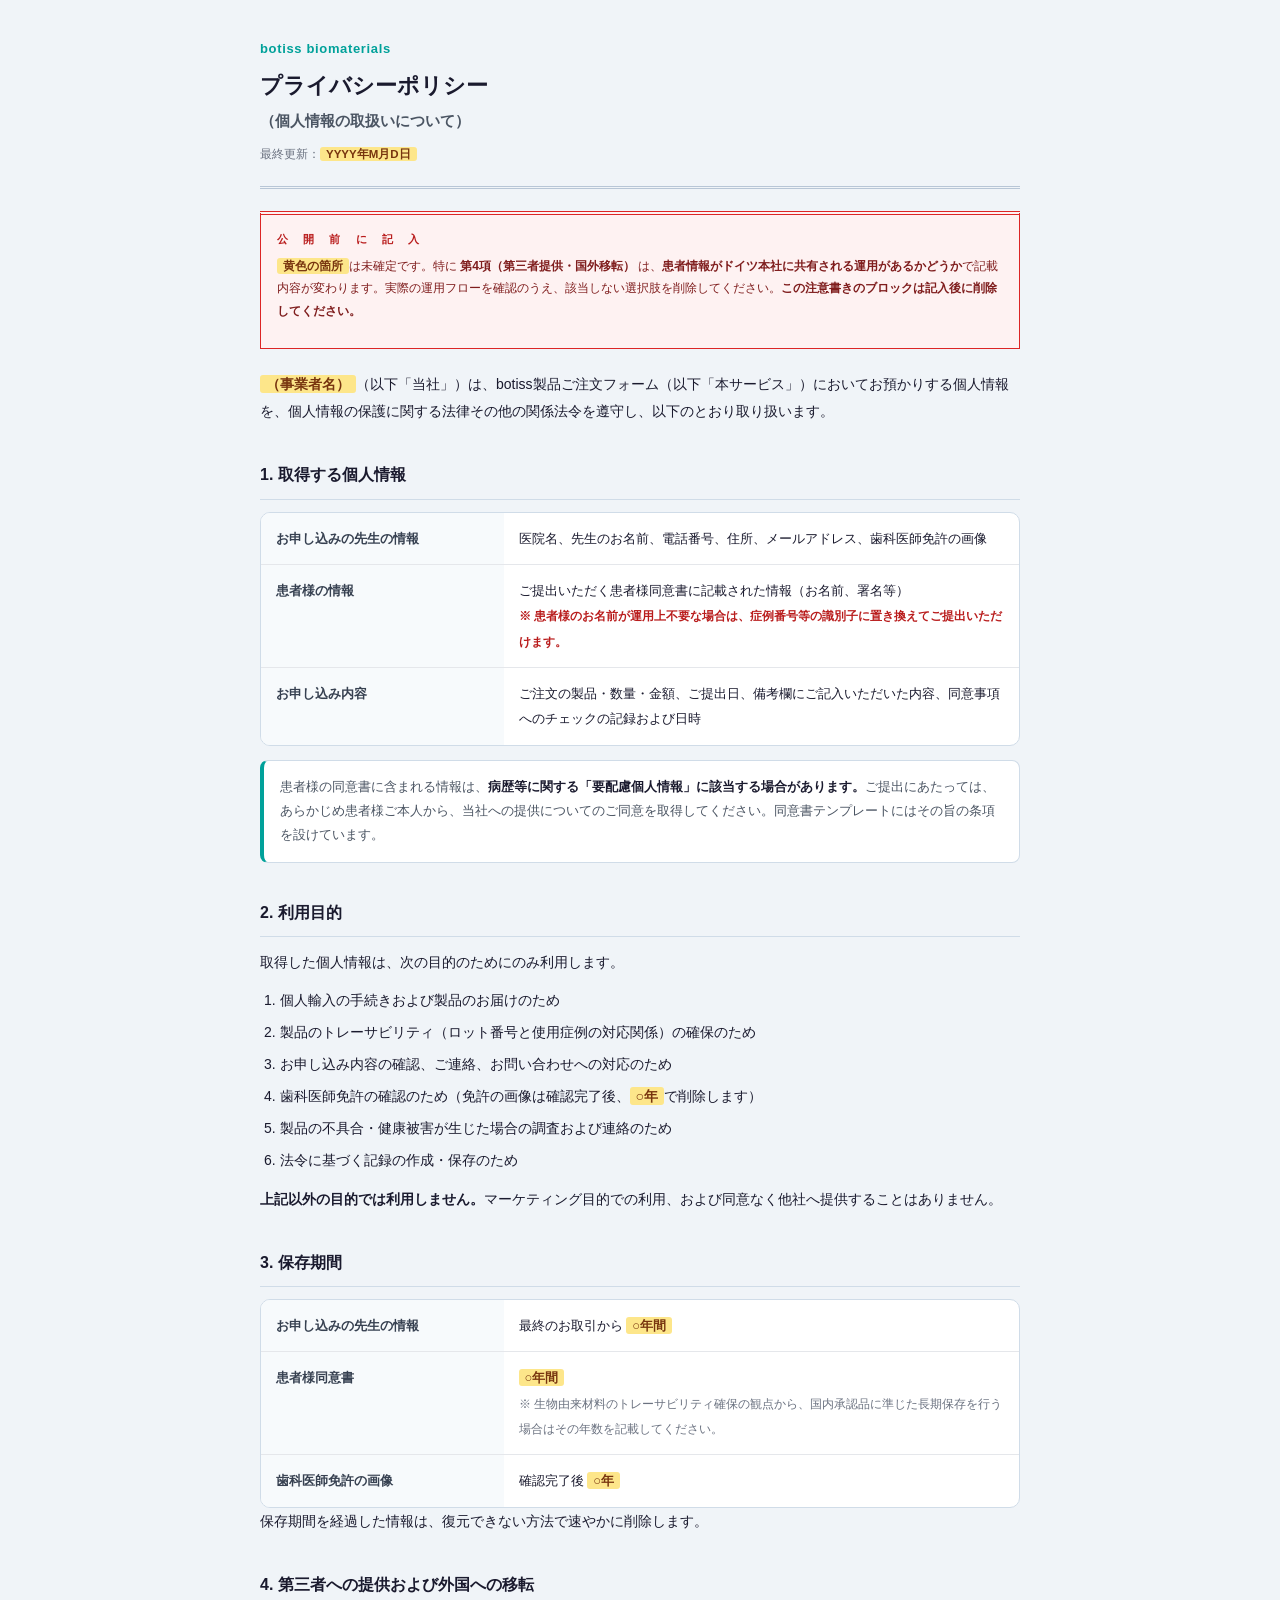
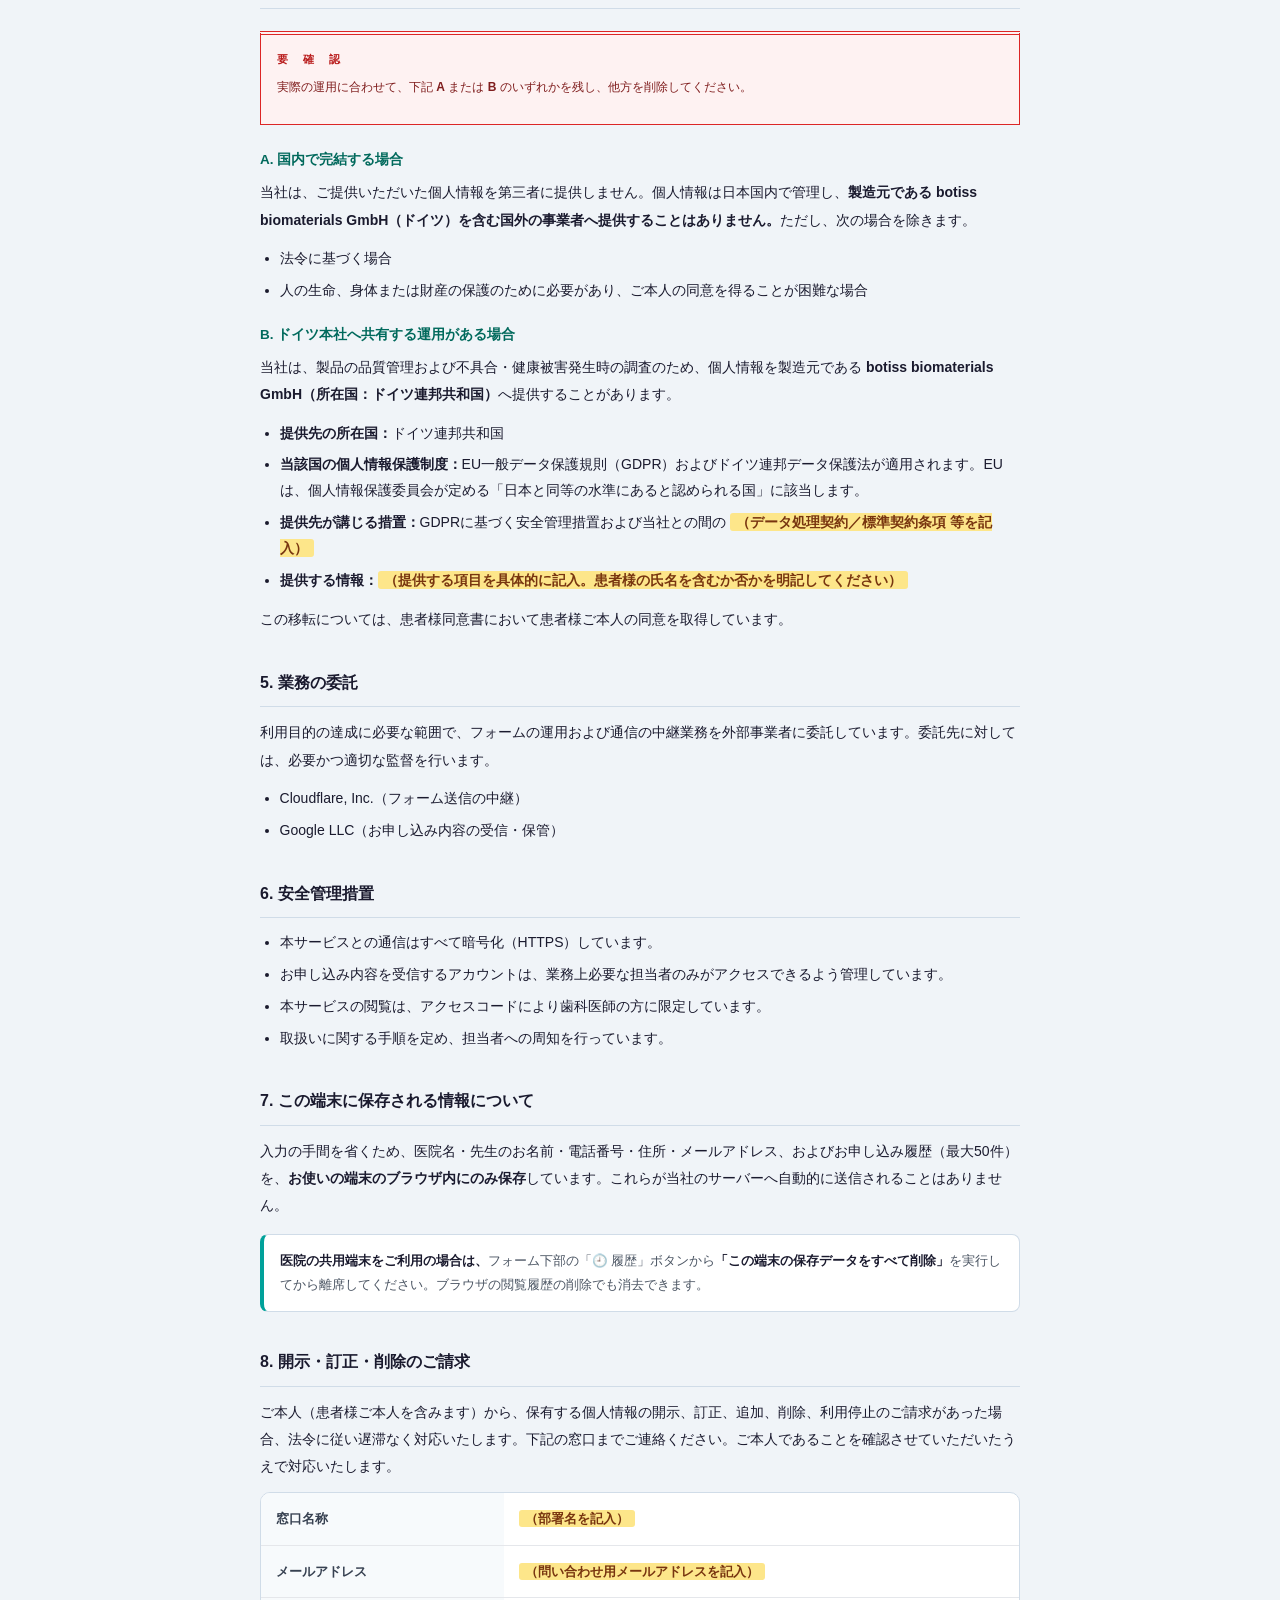
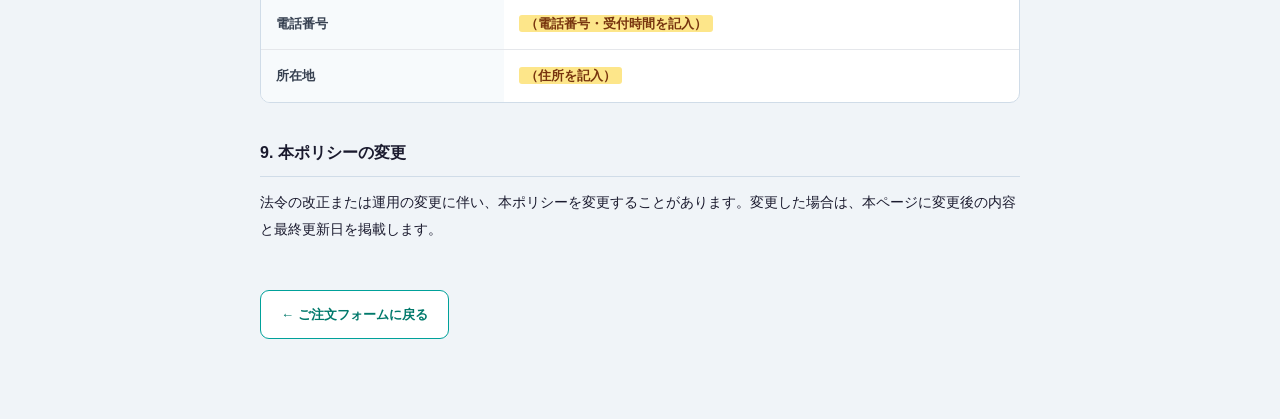
<file: privacy.html>
<!DOCTYPE html>
<html lang="ja">
<head>
<meta charset="UTF-8">
<meta name="viewport" content="width=device-width, initial-scale=1.0">
<meta name="robots" content="noindex,nofollow">
<title>プライバシーポリシー ｜ botiss製品ご注文フォーム</title>
<link rel="stylesheet" href="legal.css">
</head>
<body>
<div class="wrap">

<div class="page-head">
  <div class="brand">botiss biomaterials</div>
  <h1>プライバシーポリシー<br><span style="font-size:15px;font-weight:700;color:#4b5563;">（個人情報の取扱いについて）</span></h1>
  <div class="updated">最終更新：<mark class="fill">YYYY年M月D日</mark></div>
</div>

<div class="todo">
  <div class="todo-label">公　開　前　に　記　入</div>
  <p>
    <mark class="fill">黄色の箇所</mark>は未確定です。特に <strong>第4項（第三者提供・国外移転）</strong> は、<strong>患者情報がドイツ本社に共有される運用があるかどうか</strong>で記載内容が変わります。実際の運用フローを確認のうえ、該当しない選択肢を削除してください。<strong>この注意書きのブロックは記入後に削除してください。</strong>
  </p>
</div>

<p>
  <mark class="fill">（事業者名）</mark>（以下「当社」）は、botiss製品ご注文フォーム（以下「本サービス」）においてお預かりする個人情報を、個人情報の保護に関する法律その他の関係法令を遵守し、以下のとおり取り扱います。
</p>

<h2>1. 取得する個人情報</h2>

<div class="tablebox">
<table>
  <tr>
    <th>お申し込みの先生の情報</th>
    <td>医院名、先生のお名前、電話番号、住所、メールアドレス、歯科医師免許の画像</td>
  </tr>
  <tr>
    <th>患者様の情報</th>
    <td>ご提出いただく患者様同意書に記載された情報（お名前、署名等）<br>
      <span style="font-size:11.5px;color:#b91c1c;font-weight:700;">※ 患者様のお名前が運用上不要な場合は、症例番号等の識別子に置き換えてご提出いただけます。</span></td>
  </tr>
  <tr>
    <th>お申し込み内容</th>
    <td>ご注文の製品・数量・金額、ご提出日、備考欄にご記入いただいた内容、同意事項へのチェックの記録および日時</td>
  </tr>
</table>
</div>

<div class="note-box">
  患者様の同意書に含まれる情報は、<strong>病歴等に関する「要配慮個人情報」に該当する場合があります。</strong>ご提出にあたっては、あらかじめ患者様ご本人から、当社への提供についてのご同意を取得してください。同意書テンプレートにはその旨の条項を設けています。
</div>

<h2>2. 利用目的</h2>

<p>取得した個人情報は、次の目的のためにのみ利用します。</p>
<ol>
  <li>個人輸入の手続きおよび製品のお届けのため</li>
  <li>製品のトレーサビリティ（ロット番号と使用症例の対応関係）の確保のため</li>
  <li>お申し込み内容の確認、ご連絡、お問い合わせへの対応のため</li>
  <li>歯科医師免許の確認のため（免許の画像は確認完了後、<mark class="fill">○年</mark>で削除します）</li>
  <li>製品の不具合・健康被害が生じた場合の調査および連絡のため</li>
  <li>法令に基づく記録の作成・保存のため</li>
</ol>

<p><strong>上記以外の目的では利用しません。</strong>マーケティング目的での利用、および同意なく他社へ提供することはありません。</p>

<h2>3. 保存期間</h2>

<div class="tablebox">
<table>
  <tr><th>お申し込みの先生の情報</th><td>最終のお取引から <mark class="fill">○年間</mark></td></tr>
  <tr><th>患者様同意書</th><td><mark class="fill">○年間</mark><br><span style="font-size:11.5px;color:#6b7280;">※ 生物由来材料のトレーサビリティ確保の観点から、国内承認品に準じた長期保存を行う場合はその年数を記載してください。</span></td></tr>
  <tr><th>歯科医師免許の画像</th><td>確認完了後 <mark class="fill">○年</mark></td></tr>
</table>
</div>

<p>保存期間を経過した情報は、復元できない方法で速やかに削除します。</p>

<h2>4. 第三者への提供および外国への移転</h2>

<div class="todo">
  <div class="todo-label">要　確　認</div>
  <p>実際の運用に合わせて、下記 <strong>A</strong> または <strong>B</strong> のいずれかを残し、他方を削除してください。</p>
</div>

<h3>A. 国内で完結する場合</h3>
<p>
  当社は、ご提供いただいた個人情報を第三者に提供しません。個人情報は日本国内で管理し、<strong>製造元である botiss biomaterials GmbH（ドイツ）を含む国外の事業者へ提供することはありません。</strong>ただし、次の場合を除きます。
</p>
<ul>
  <li>法令に基づく場合</li>
  <li>人の生命、身体または財産の保護のために必要があり、ご本人の同意を得ることが困難な場合</li>
</ul>

<h3>B. ドイツ本社へ共有する運用がある場合</h3>
<p>
  当社は、製品の品質管理および不具合・健康被害発生時の調査のため、個人情報を製造元である <strong>botiss biomaterials GmbH（所在国：ドイツ連邦共和国）</strong>へ提供することがあります。
</p>
<ul>
  <li><strong>提供先の所在国：</strong>ドイツ連邦共和国</li>
  <li><strong>当該国の個人情報保護制度：</strong>EU一般データ保護規則（GDPR）およびドイツ連邦データ保護法が適用されます。EUは、個人情報保護委員会が定める「日本と同等の水準にあると認められる国」に該当します。</li>
  <li><strong>提供先が講じる措置：</strong>GDPRに基づく安全管理措置および当社との間の <mark class="fill">（データ処理契約／標準契約条項 等を記入）</mark></li>
  <li><strong>提供する情報：</strong><mark class="fill">（提供する項目を具体的に記入。患者様の氏名を含むか否かを明記してください）</mark></li>
</ul>
<p>この移転については、患者様同意書において患者様ご本人の同意を取得しています。</p>

<h2>5. 業務の委託</h2>
<p>
  利用目的の達成に必要な範囲で、フォームの運用および通信の中継業務を外部事業者に委託しています。委託先に対しては、必要かつ適切な監督を行います。
</p>
<ul>
  <li>Cloudflare, Inc.（フォーム送信の中継）</li>
  <li>Google LLC（お申し込み内容の受信・保管）</li>
</ul>

<h2>6. 安全管理措置</h2>
<ul>
  <li>本サービスとの通信はすべて暗号化（HTTPS）しています。</li>
  <li>お申し込み内容を受信するアカウントは、業務上必要な担当者のみがアクセスできるよう管理しています。</li>
  <li>本サービスの閲覧は、アクセスコードにより歯科医師の方に限定しています。</li>
  <li>取扱いに関する手順を定め、担当者への周知を行っています。</li>
</ul>

<h2>7. この端末に保存される情報について</h2>
<p>
  入力の手間を省くため、医院名・先生のお名前・電話番号・住所・メールアドレス、およびお申し込み履歴（最大50件）を、<strong>お使いの端末のブラウザ内にのみ保存</strong>しています。これらが当社のサーバーへ自動的に送信されることはありません。
</p>
<div class="note-box">
  <strong>医院の共用端末をご利用の場合は、</strong>フォーム下部の「🕘 履歴」ボタンから<strong>「この端末の保存データをすべて削除」</strong>を実行してから離席してください。ブラウザの閲覧履歴の削除でも消去できます。
</div>

<h2>8. 開示・訂正・削除のご請求</h2>
<p>
  ご本人（患者様ご本人を含みます）から、保有する個人情報の開示、訂正、追加、削除、利用停止のご請求があった場合、法令に従い遅滞なく対応いたします。下記の窓口までご連絡ください。ご本人であることを確認させていただいたうえで対応いたします。
</p>

<div class="tablebox">
<table>
  <tr><th>窓口名称</th><td><mark class="fill">（部署名を記入）</mark></td></tr>
  <tr><th>メールアドレス</th><td><mark class="fill">（問い合わせ用メールアドレスを記入）</mark></td></tr>
  <tr><th>電話番号</th><td><mark class="fill">（電話番号・受付時間を記入）</mark></td></tr>
  <tr><th>所在地</th><td><mark class="fill">（住所を記入）</mark></td></tr>
</table>
</div>

<h2>9. 本ポリシーの変更</h2>
<p>
  法令の改正または運用の変更に伴い、本ポリシーを変更することがあります。変更した場合は、本ページに変更後の内容と最終更新日を掲載します。
</p>

<a class="back-link" href="index.html">← ご注文フォームに戻る</a>

</div>
</body>
</html>
</file>
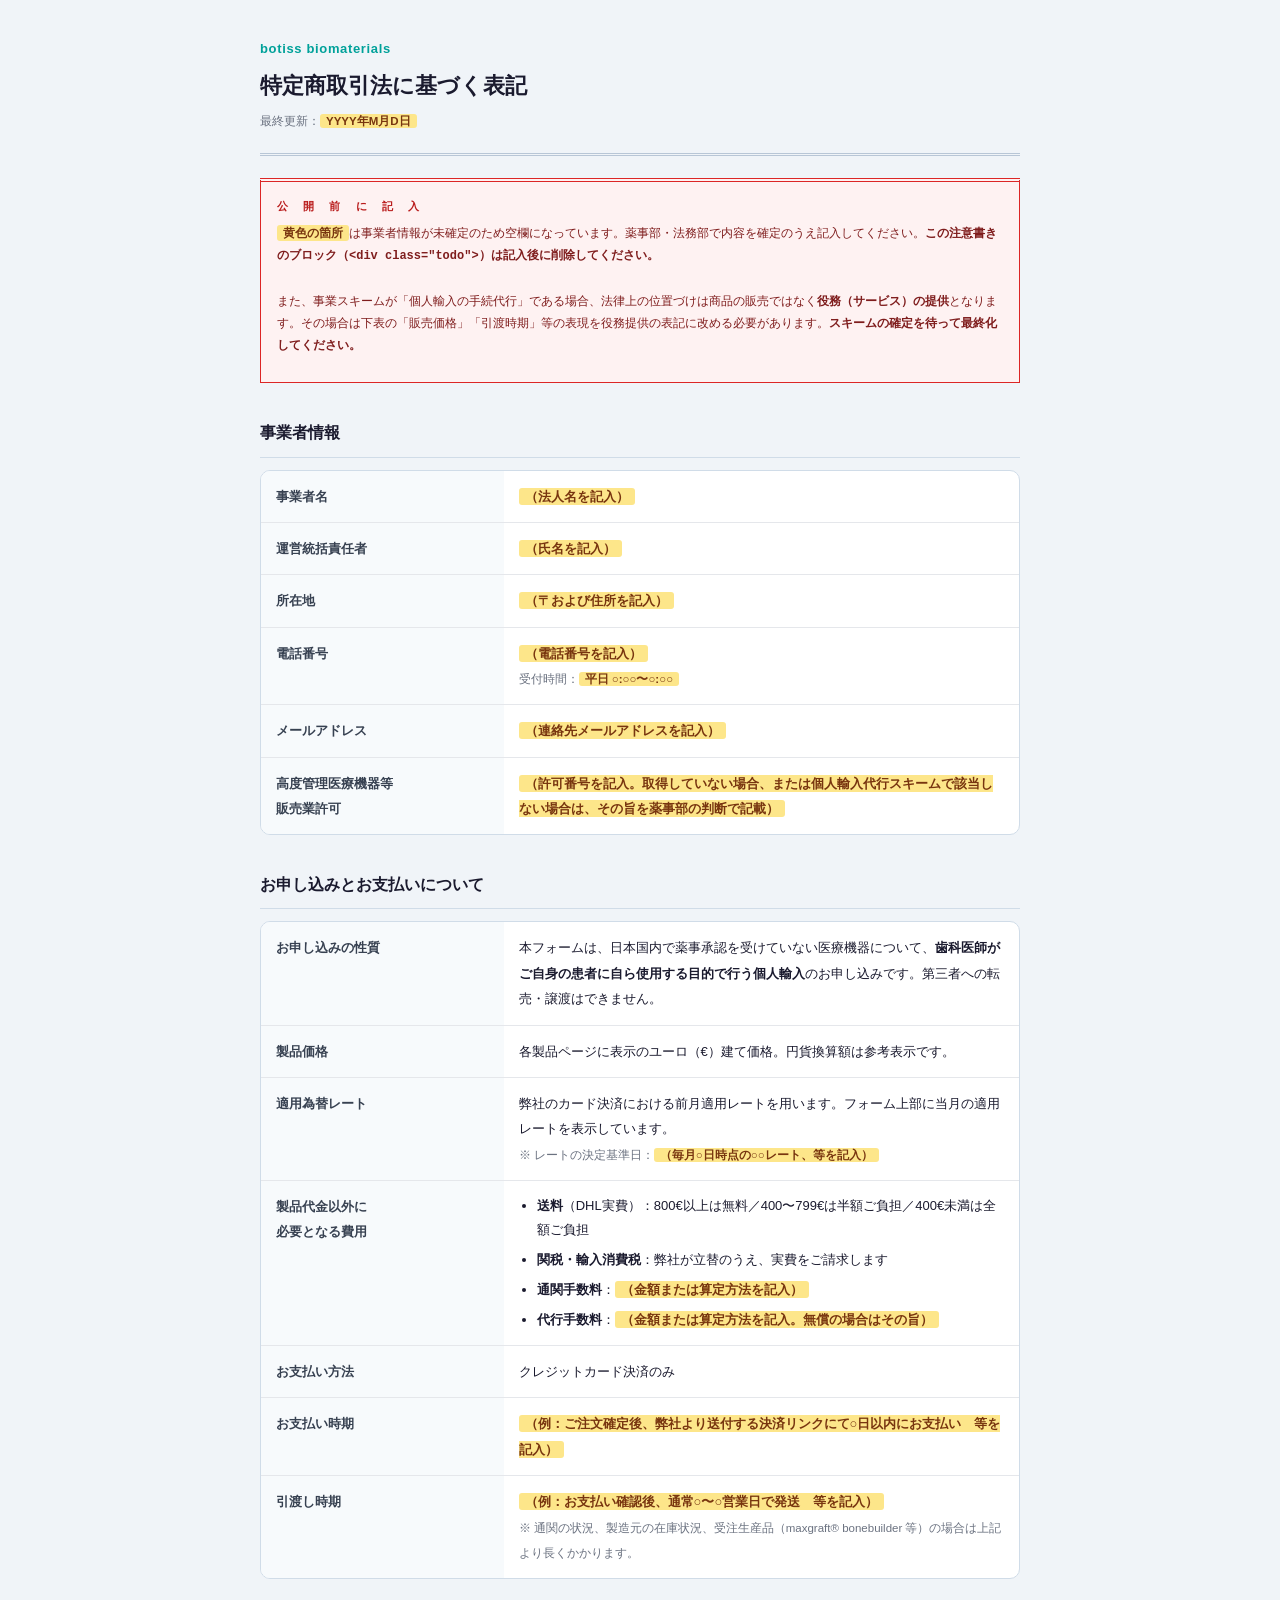
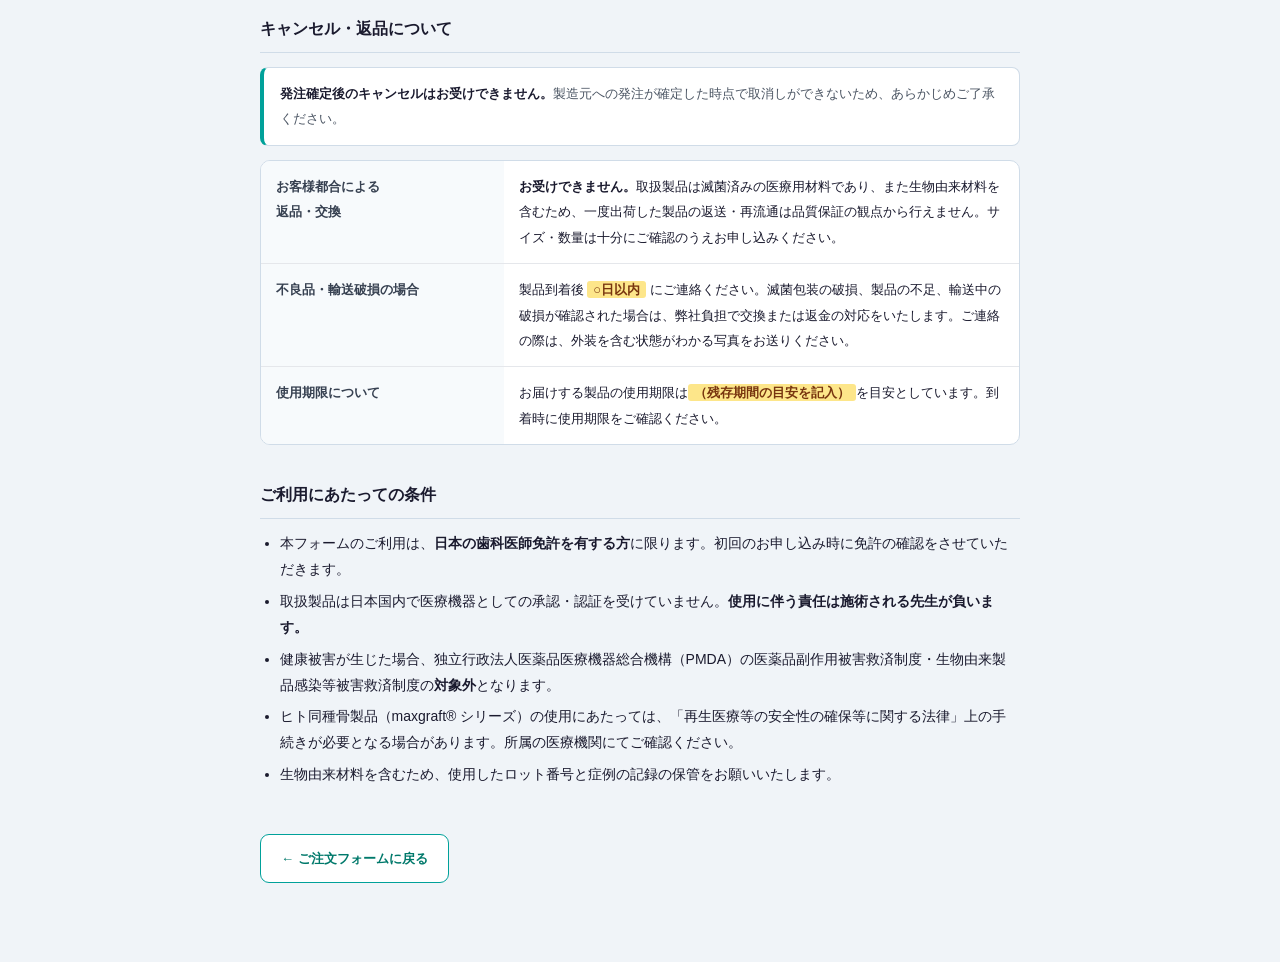
<file: tokushoho.html>
<!DOCTYPE html>
<html lang="ja">
<head>
<meta charset="UTF-8">
<meta name="viewport" content="width=device-width, initial-scale=1.0">
<meta name="robots" content="noindex,nofollow">
<title>特定商取引法に基づく表記 ｜ botiss製品ご注文フォーム</title>
<link rel="stylesheet" href="legal.css">
</head>
<body>
<div class="wrap">

<div class="page-head">
  <div class="brand">botiss biomaterials</div>
  <h1>特定商取引法に基づく表記</h1>
  <div class="updated">最終更新：<mark class="fill">YYYY年M月D日</mark></div>
</div>

<div class="todo">
  <div class="todo-label">公　開　前　に　記　入</div>
  <p>
    <mark class="fill">黄色の箇所</mark>は事業者情報が未確定のため空欄になっています。薬事部・法務部で内容を確定のうえ記入してください。<strong>この注意書きのブロック（<code>&lt;div class="todo"&gt;</code>）は記入後に削除してください。</strong><br><br>
    また、事業スキームが「個人輸入の手続代行」である場合、法律上の位置づけは商品の販売ではなく<strong>役務（サービス）の提供</strong>となります。その場合は下表の「販売価格」「引渡時期」等の表現を役務提供の表記に改める必要があります。<strong>スキームの確定を待って最終化してください。</strong>
  </p>
</div>

<h2>事業者情報</h2>

<div class="tablebox">
<table>
  <tr><th>事業者名</th><td><mark class="fill">（法人名を記入）</mark></td></tr>
  <tr><th>運営統括責任者</th><td><mark class="fill">（氏名を記入）</mark></td></tr>
  <tr><th>所在地</th><td><mark class="fill">（〒および住所を記入）</mark></td></tr>
  <tr><th>電話番号</th><td><mark class="fill">（電話番号を記入）</mark><br><span style="font-size:11.5px;color:#6b7280;">受付時間：<mark class="fill">平日 ○:○○〜○:○○</mark></span></td></tr>
  <tr><th>メールアドレス</th><td><mark class="fill">（連絡先メールアドレスを記入）</mark></td></tr>
  <tr><th>高度管理医療機器等<br>販売業許可</th><td><mark class="fill">（許可番号を記入。取得していない場合、または個人輸入代行スキームで該当しない場合は、その旨を薬事部の判断で記載）</mark></td></tr>
</table>
</div>

<h2>お申し込みとお支払いについて</h2>

<div class="tablebox">
<table>
  <tr>
    <th>お申し込みの性質</th>
    <td>本フォームは、日本国内で薬事承認を受けていない医療機器について、<strong>歯科医師がご自身の患者に自ら使用する目的で行う個人輸入</strong>のお申し込みです。第三者への転売・譲渡はできません。</td>
  </tr>
  <tr>
    <th>製品価格</th>
    <td>各製品ページに表示のユーロ（€）建て価格。円貨換算額は参考表示です。</td>
  </tr>
  <tr>
    <th>適用為替レート</th>
    <td>弊社のカード決済における前月適用レートを用います。フォーム上部に当月の適用レートを表示しています。<br><span style="font-size:11.5px;color:#6b7280;">※ レートの決定基準日：<mark class="fill">（毎月○日時点の○○レート、等を記入）</mark></span></td>
  </tr>
  <tr>
    <th>製品代金以外に<br>必要となる費用</th>
    <td>
      <ul style="margin-bottom:0;">
        <li><strong>送料</strong>（DHL実費）：800€以上は無料／400〜799€は半額ご負担／400€未満は全額ご負担</li>
        <li><strong>関税・輸入消費税</strong>：弊社が立替のうえ、実費をご請求します</li>
        <li><strong>通関手数料</strong>：<mark class="fill">（金額または算定方法を記入）</mark></li>
        <li><strong>代行手数料</strong>：<mark class="fill">（金額または算定方法を記入。無償の場合はその旨）</mark></li>
      </ul>
    </td>
  </tr>
  <tr><th>お支払い方法</th><td>クレジットカード決済のみ</td></tr>
  <tr><th>お支払い時期</th><td><mark class="fill">（例：ご注文確定後、弊社より送付する決済リンクにて○日以内にお支払い　等を記入）</mark></td></tr>
  <tr><th>引渡し時期</th><td><mark class="fill">（例：お支払い確認後、通常○〜○営業日で発送　等を記入）</mark><br><span style="font-size:11.5px;color:#6b7280;">※ 通関の状況、製造元の在庫状況、受注生産品（maxgraft® bonebuilder 等）の場合は上記より長くかかります。</span></td></tr>
</table>
</div>

<h2>キャンセル・返品について</h2>

<div class="note-box">
  <strong>発注確定後のキャンセルはお受けできません。</strong>製造元への発注が確定した時点で取消しができないため、あらかじめご了承ください。
</div>

<div class="tablebox">
<table>
  <tr>
    <th>お客様都合による<br>返品・交換</th>
    <td><strong>お受けできません。</strong>取扱製品は滅菌済みの医療用材料であり、また生物由来材料を含むため、一度出荷した製品の返送・再流通は品質保証の観点から行えません。サイズ・数量は十分にご確認のうえお申し込みください。</td>
  </tr>
  <tr>
    <th>不良品・輸送破損の場合</th>
    <td>製品到着後 <mark class="fill">○日以内</mark> にご連絡ください。滅菌包装の破損、製品の不足、輸送中の破損が確認された場合は、弊社負担で交換または返金の対応をいたします。ご連絡の際は、外装を含む状態がわかる写真をお送りください。</td>
  </tr>
  <tr>
    <th>使用期限について</th>
    <td>お届けする製品の使用期限は<mark class="fill">（残存期間の目安を記入）</mark>を目安としています。到着時に使用期限をご確認ください。</td>
  </tr>
</table>
</div>

<h2>ご利用にあたっての条件</h2>

<ul>
  <li>本フォームのご利用は、<strong>日本の歯科医師免許を有する方</strong>に限ります。初回のお申し込み時に免許の確認をさせていただきます。</li>
  <li>取扱製品は日本国内で医療機器としての承認・認証を受けていません。<strong>使用に伴う責任は施術される先生が負います。</strong></li>
  <li>健康被害が生じた場合、独立行政法人医薬品医療機器総合機構（PMDA）の医薬品副作用被害救済制度・生物由来製品感染等被害救済制度の<strong>対象外</strong>となります。</li>
  <li>ヒト同種骨製品（maxgraft® シリーズ）の使用にあたっては、「再生医療等の安全性の確保等に関する法律」上の手続きが必要となる場合があります。所属の医療機関にてご確認ください。</li>
  <li>生物由来材料を含むため、使用したロット番号と症例の記録の保管をお願いいたします。</li>
</ul>

<a class="back-link" href="index.html">← ご注文フォームに戻る</a>

</div>
</body>
</html>
</file>
<file: legal.css>
/* botiss オーダーフォーム — 法定表示ページ共通スタイル */
* { box-sizing: border-box; margin: 0; padding: 0; }

body {
  font-family: 'Helvetica Neue', Arial, 'Hiragino Kaku Gothic ProN', Meiryo, sans-serif;
  background: #f0f4f8;
  color: #1a1a2e;
  font-size: 14px;
  line-height: 1.95;
  padding: 0 16px 80px;
  -webkit-font-smoothing: antialiased;
}

.wrap { max-width: 760px; margin: 0 auto; }

.page-head {
  padding: 36px 0 20px;
  border-bottom: 3px double #b8c6d6;
  display: flex;
  flex-direction: column;
  gap: 8px;
}
.page-head .brand {
  font-size: 13px; font-weight: 900; color: #00a19a; letter-spacing: .05em;
}
.page-head h1 { font-size: 22px; font-weight: 800; line-height: 1.5; }
.page-head .updated { font-size: 11.5px; color: #6b7280; }

/* 記入が必要な箇所を目立たせる（公開前に解消してください） */
.todo {
  background: #fef2f2; border: 1px solid #dc2626; border-top: 4px double #dc2626;
  padding: 14px 16px; margin: 22px 0;
}
.todo .todo-label {
  font-size: 10.5px; font-weight: 900; letter-spacing: .2em; color: #b91c1c;
  margin-bottom: 6px;
}
.todo p { font-size: 12px; line-height: 1.85; color: #7f1d1d; }
mark.fill {
  background: #fde68a; color: #78350f; font-weight: 800;
  padding: 1px 6px; border-radius: 3px;
}

h2 {
  font-size: 16px; font-weight: 800; margin: 34px 0 12px;
  padding-bottom: 8px; border-bottom: 1.5px solid #d0dce8;
}
h3 { font-size: 13.5px; font-weight: 800; margin: 18px 0 6px; color: #00695c; }
p { margin-bottom: 12px; }
ul, ol { margin: 0 0 12px 1.4em; display: flex; flex-direction: column; gap: 6px; }
li { line-height: 1.85; }

.tablebox { overflow-x: auto; border: 1px solid #d0dce8; background: #fff; border-radius: 10px; }
table { width: 100%; border-collapse: collapse; font-size: 13px; min-width: 460px; }
th, td { padding: 13px 15px; border-bottom: 1px solid #e5e7eb; text-align: left; vertical-align: top; }
th {
  width: 32%; background: #f7fafc; font-weight: 800; color: #374151;
  white-space: nowrap;
}
tr:last-child th, tr:last-child td { border-bottom: none; }

.note-box {
  background: #fff; border: 1px solid #d0dce8; border-left: 4px solid #00a19a;
  border-radius: 8px; padding: 14px 16px; margin: 14px 0;
  font-size: 12.5px; color: #4b5563;
}
.note-box strong { color: #1a1a2e; }

.back-link {
  display: inline-block; margin-top: 34px; padding: 11px 20px;
  background: #fff; border: 1.5px solid #00a19a; border-radius: 9px;
  color: #00796b; text-decoration: none; font-size: 13px; font-weight: 700;
}
.back-link:hover { background: #f0fdfb; }

@media (max-width: 520px) {
  body { font-size: 13.5px; }
  .page-head h1 { font-size: 19px; }
  th { width: 38%; white-space: normal; }
}
</file>
